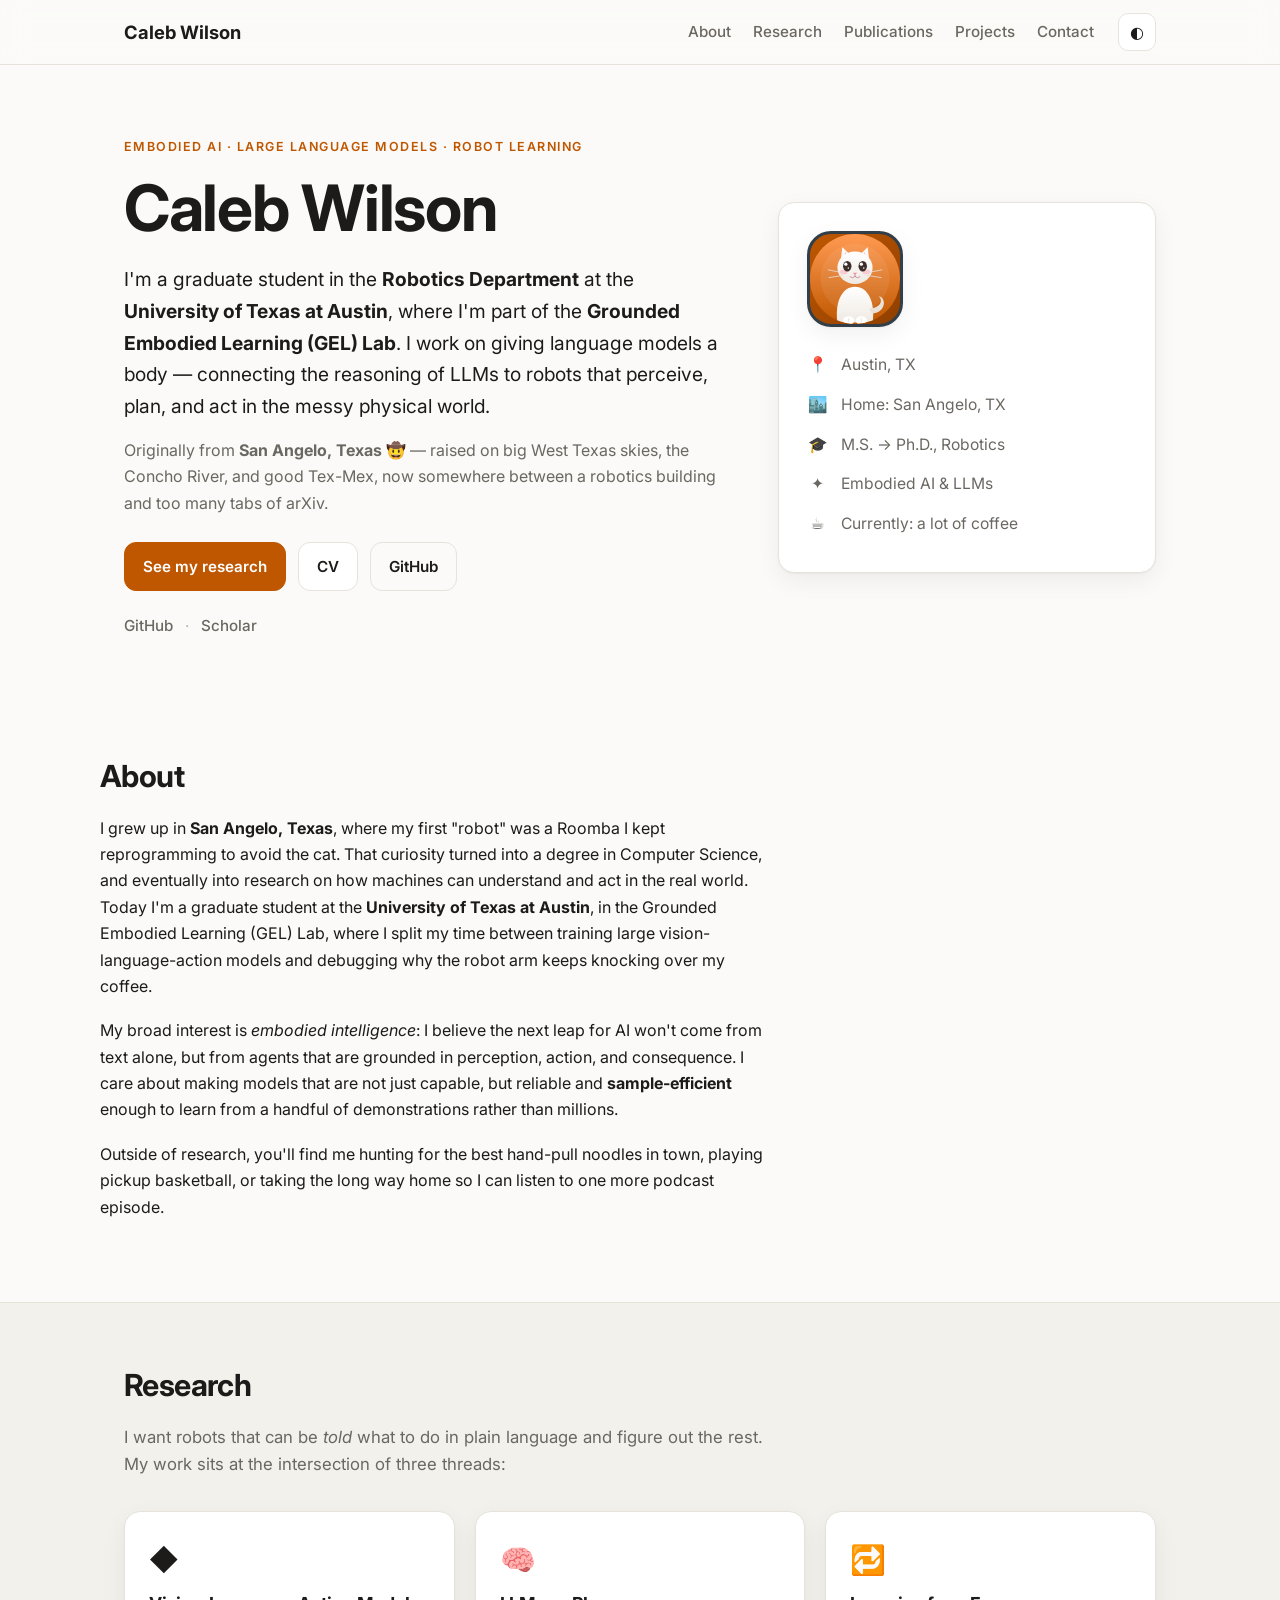
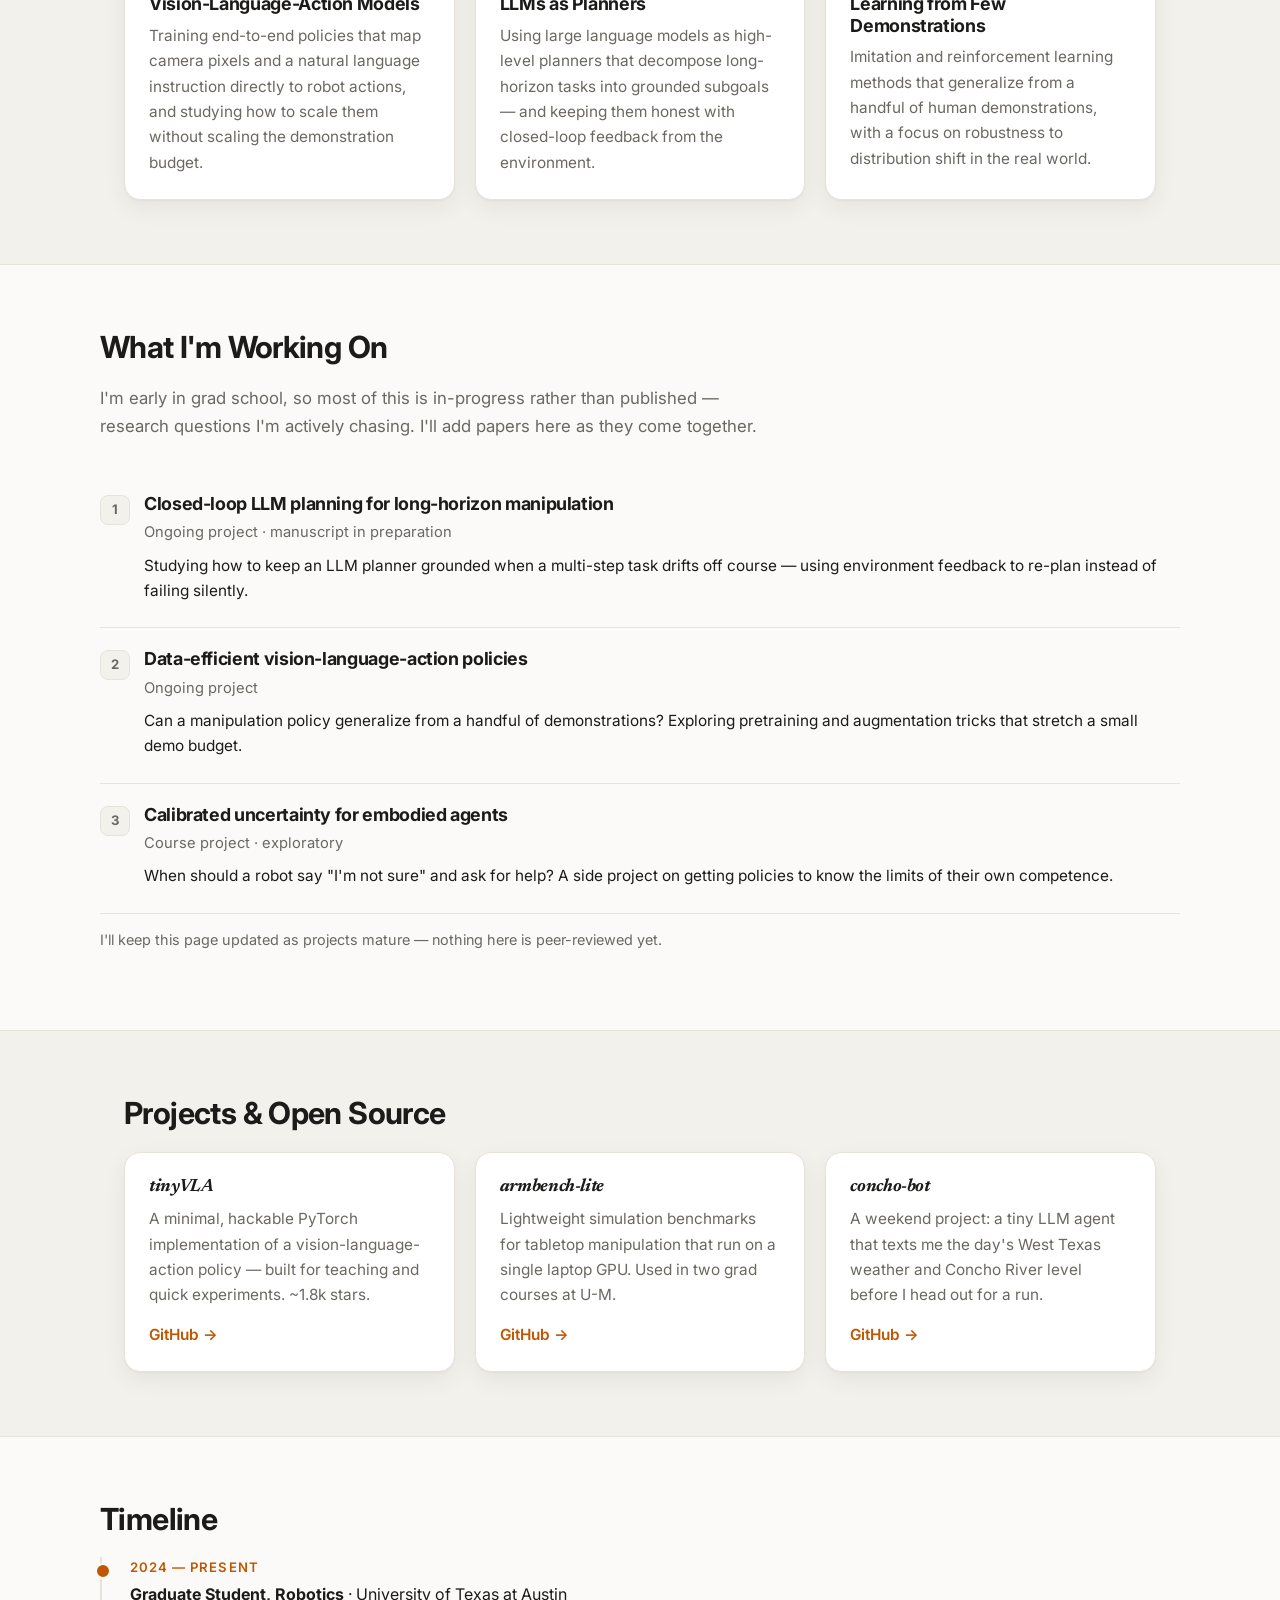
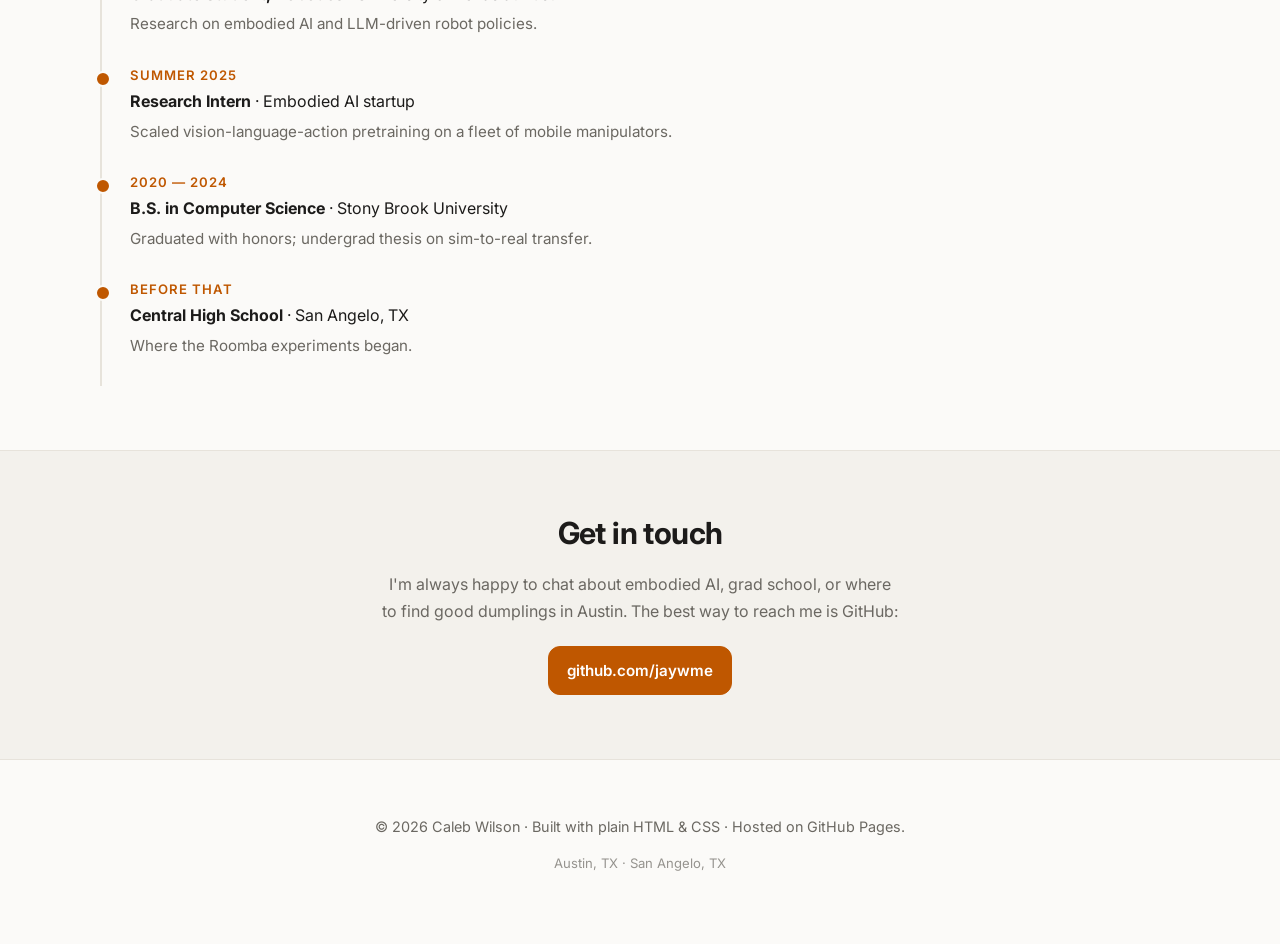
<file: index.html>
<!DOCTYPE html>
<html lang="en">
<head>
  <meta charset="UTF-8" />
  <meta name="viewport" content="width=device-width, initial-scale=1.0" />
  <title>Caleb Wilson — Embodied AI &amp; LLM Researcher</title>
  <meta name="description" content="Caleb Wilson — graduate student at the University of Texas at Austin working on embodied AI, large language models, and robot learning." />
  <meta name="author" content="Caleb Jay Wilson" />
  <meta property="og:title" content="Caleb Wilson — Embodied AI &amp; LLM Researcher" />
  <meta property="og:description" content="Graduate student at the University of Texas at Austin working on embodied AI and large language models." />
  <meta property="og:type" content="website" />
  <meta property="og:image" content="assets/avatar.svg" />
  <link rel="preconnect" href="https://fonts.googleapis.com" />
  <link rel="preconnect" href="https://fonts.gstatic.com" crossorigin />
  <link href="https://fonts.googleapis.com/css2?family=Inter:wght@400;500;600;700&family=Newsreader:ital,opsz@0,6..72;1,6..72&display=swap" rel="stylesheet" />
  <link rel="stylesheet" href="assets/style.css" />
  <link rel="icon" href="data:image/svg+xml,<svg xmlns=%22http://www.w3.org/2000/svg%22 viewBox=%220 0 100 100%22><rect width=%22100%22 height=%22100%22 rx=%2222%22 fill=%22%23bf5700%22/><text x=%2250%22 y=%2268%22 font-size=%2250%22 text-anchor=%22middle%22 fill=%22%23ffffff%22 font-family=%22sans-serif%22 font-weight=%22bold%22>CW</text></svg>" />
</head>
<body>
  <header class="nav">
    <div class="wrap nav-inner">
      <a href="#top" class="brand">Caleb&nbsp;Wilson</a>
      <nav class="nav-links">
        <a href="#about">About</a>
        <a href="#research">Research</a>
        <a href="#publications">Publications</a>
        <a href="#projects">Projects</a>
        <a href="#contact">Contact</a>
      </nav>
      <button id="theme-toggle" class="theme-toggle" aria-label="Toggle theme">◐</button>
    </div>
  </header>

  <main id="top">
    <section class="hero wrap">
      <div class="hero-text">
        <p class="eyebrow">Embodied AI · Large Language Models · Robot Learning</p>
        <h1>Caleb&nbsp;Wilson</h1>
        <p class="lede">
          I'm a graduate student in the
          <strong>Robotics Department</strong> at the
          <strong>University of Texas at Austin</strong>, where I'm part of
          the <strong>Grounded Embodied Learning (GEL) Lab</strong>. I work on giving
          language models a body — connecting the reasoning of LLMs to robots
          that perceive, plan, and act in the messy physical world.
        </p>
        <p class="sub">
          Originally from <strong>San Angelo, Texas</strong> 🤠 — raised on big
          West Texas skies, the Concho River, and good Tex-Mex, now somewhere
          between a robotics building and too many tabs of arXiv.
        </p>
        <div class="cta-row">
          <a class="btn primary" href="#research">See my research</a>
          <a class="btn" href="assets/jay_y_cv.html" target="_blank" rel="noopener">CV</a>
          <a class="btn ghost" href="https://github.com/jaywme" target="_blank" rel="noopener">GitHub</a>
        </div>
        <div class="social">
          <a href="https://github.com/jaywme" target="_blank" rel="noopener">GitHub</a>
          <span>·</span>
          <a href="https://scholar.google.com" target="_blank" rel="noopener">Scholar</a>
        </div>
      </div>
      <div class="hero-card">
        <div class="avatar"><img src="assets/avatar.svg" alt="Caleb Wilson's avatar — a cat illustration" /></div>
        <ul class="facts">
          <li><span>📍</span> Austin, TX</li>
          <li><span>🏙️</span> Home: San Angelo, TX</li>
          <li><span>🎓</span> M.S. → Ph.D., Robotics</li>
          <li><span>✦</span> Embodied AI &amp; LLMs</li>
          <li><span>☕</span> Currently: a lot of coffee</li>
        </ul>
      </div>
    </section>

    <section id="about" class="wrap section">
      <h2>About</h2>
      <div class="prose">
        <p>
          I grew up in <strong>San Angelo, Texas</strong>, where my first
          "robot" was a Roomba I kept reprogramming to avoid the cat. That
          curiosity turned into a degree in Computer Science, and eventually
          into research on how machines can understand and act in the real
          world. Today I'm a graduate student at the
          <strong>University of Texas at Austin</strong>, in the Grounded Embodied
          Learning (GEL) Lab, where I split my time between training large
          vision-language-action models and debugging why the robot arm keeps
          knocking over my coffee.
        </p>
        <p>
          My broad interest is <em>embodied intelligence</em>: I believe the
          next leap for AI won't come from text alone, but from agents that are
          grounded in perception, action, and consequence. I care about making
          models that are not just capable, but reliable and
          <strong>sample-efficient</strong> enough to learn from a handful of
          demonstrations rather than millions.
        </p>
        <p>
          Outside of research, you'll find me hunting for the best hand-pull
          noodles in town, playing pickup basketball, or taking the long way
          home so I can listen to one more podcast episode.
        </p>
      </div>
    </section>

    <section id="research" class="section alt">
      <div class="wrap">
        <h2>Research</h2>
        <p class="section-lede">
          I want robots that can be <em>told</em> what to do in plain language
          and figure out the rest. My work sits at the intersection of three
          threads:
        </p>
        <div class="cards">
          <article class="card">
            <div class="card-icon">◆</div>
            <h3>Vision-Language-Action Models</h3>
            <p>
              Training end-to-end policies that map camera pixels and a natural
              language instruction directly to robot actions, and studying how
              to scale them without scaling the demonstration budget.
            </p>
          </article>
          <article class="card">
            <div class="card-icon">🧠</div>
            <h3>LLMs as Planners</h3>
            <p>
              Using large language models as high-level planners that decompose
              long-horizon tasks into grounded subgoals — and keeping them
              honest with closed-loop feedback from the environment.
            </p>
          </article>
          <article class="card">
            <div class="card-icon">🔁</div>
            <h3>Learning from Few Demonstrations</h3>
            <p>
              Imitation and reinforcement learning methods that generalize from
              a handful of human demonstrations, with a focus on robustness to
              distribution shift in the real world.
            </p>
          </article>
        </div>
      </div>
    </section>

    <section id="publications" class="wrap section">
      <h2>What I'm Working On</h2>
      <p class="section-lede">
        I'm early in grad school, so most of this is in-progress rather than
        published — research questions I'm actively chasing. I'll add papers
        here as they come together.
      </p>
      <ol class="pubs">
        <li>
          <h3>Closed-loop LLM planning for long-horizon manipulation</h3>
          <p class="venue">Ongoing project · manuscript in preparation</p>
          <p class="authors">Studying how to keep an LLM planner grounded when a multi-step task drifts off course — using environment feedback to re-plan instead of failing silently.</p>
        </li>
        <li>
          <h3>Data-efficient vision-language-action policies</h3>
          <p class="venue">Ongoing project</p>
          <p class="authors">Can a manipulation policy generalize from a handful of demonstrations? Exploring pretraining and augmentation tricks that stretch a small demo budget.</p>
        </li>
        <li>
          <h3>Calibrated uncertainty for embodied agents</h3>
          <p class="venue">Course project · exploratory</p>
          <p class="authors">When should a robot say "I'm not sure" and ask for help? A side project on getting policies to know the limits of their own competence.</p>
        </li>
      </ol>
      <p class="note">I'll keep this page updated as projects mature — nothing here is peer-reviewed yet.</p>
    </section>

    <section id="projects" class="section alt">
      <div class="wrap">
        <h2>Projects &amp; Open Source</h2>
        <div class="cards">
          <article class="card project">
            <h3>tinyVLA</h3>
            <p>
              A minimal, hackable PyTorch implementation of a vision-language-action
              policy — built for teaching and quick experiments. ~1.8k stars.
            </p>
            <p class="links"><a href="https://github.com/jaywme" target="_blank" rel="noopener">GitHub →</a></p>
          </article>
          <article class="card project">
            <h3>armbench-lite</h3>
            <p>
              Lightweight simulation benchmarks for tabletop manipulation that
              run on a single laptop GPU. Used in two grad courses at U-M.
            </p>
            <p class="links"><a href="https://github.com/jaywme" target="_blank" rel="noopener">GitHub →</a></p>
          </article>
          <article class="card project">
            <h3>concho-bot</h3>
            <p>
              A weekend project: a tiny LLM agent that texts me the day's West
              Texas weather and Concho River level before I head out for a run.
            </p>
            <p class="links"><a href="https://github.com/jaywme" target="_blank" rel="noopener">GitHub →</a></p>
          </article>
        </div>
      </div>
    </section>

    <section class="wrap section">
      <h2>Timeline</h2>
      <ul class="timeline">
        <li>
          <span class="when">2024 — present</span>
          <div>
            <strong>Graduate Student, Robotics</strong> · University of Texas at Austin
            <p>Research on embodied AI and LLM-driven robot policies.</p>
          </div>
        </li>
        <li>
          <span class="when">Summer 2025</span>
          <div>
            <strong>Research Intern</strong> · Embodied AI startup
            <p>Scaled vision-language-action pretraining on a fleet of mobile manipulators.</p>
          </div>
        </li>
        <li>
          <span class="when">2020 — 2024</span>
          <div>
            <strong>B.S. in Computer Science</strong> · Stony Brook University
            <p>Graduated with honors; undergrad thesis on sim-to-real transfer.</p>
          </div>
        </li>
        <li>
          <span class="when">Before that</span>
          <div>
            <strong>Central High School</strong> · San Angelo, TX
            <p>Where the Roomba experiments began.</p>
          </div>
        </li>
      </ul>
    </section>

    <section id="contact" class="section alt">
      <div class="wrap contact">
        <h2>Get in touch</h2>
        <p>
          I'm always happy to chat about embodied AI, grad school, or where to
          find good dumplings in Austin. The best way to reach me is GitHub:
        </p>
        <div class="contact-row">
          <a class="btn primary" href="https://github.com/jaywme" target="_blank" rel="noopener">github.com/jaywme</a>
        </div>
      </div>
    </section>
  </main>

  <footer class="wrap footer">
    <p>© <span id="year"></span> Caleb Wilson · Built with plain HTML &amp; CSS · Hosted on GitHub Pages.</p>
    <p class="tiny">Austin, TX · San Angelo, TX</p>
  </footer>

  <script src="assets/main.js"></script>
</body>
</html>
</file>
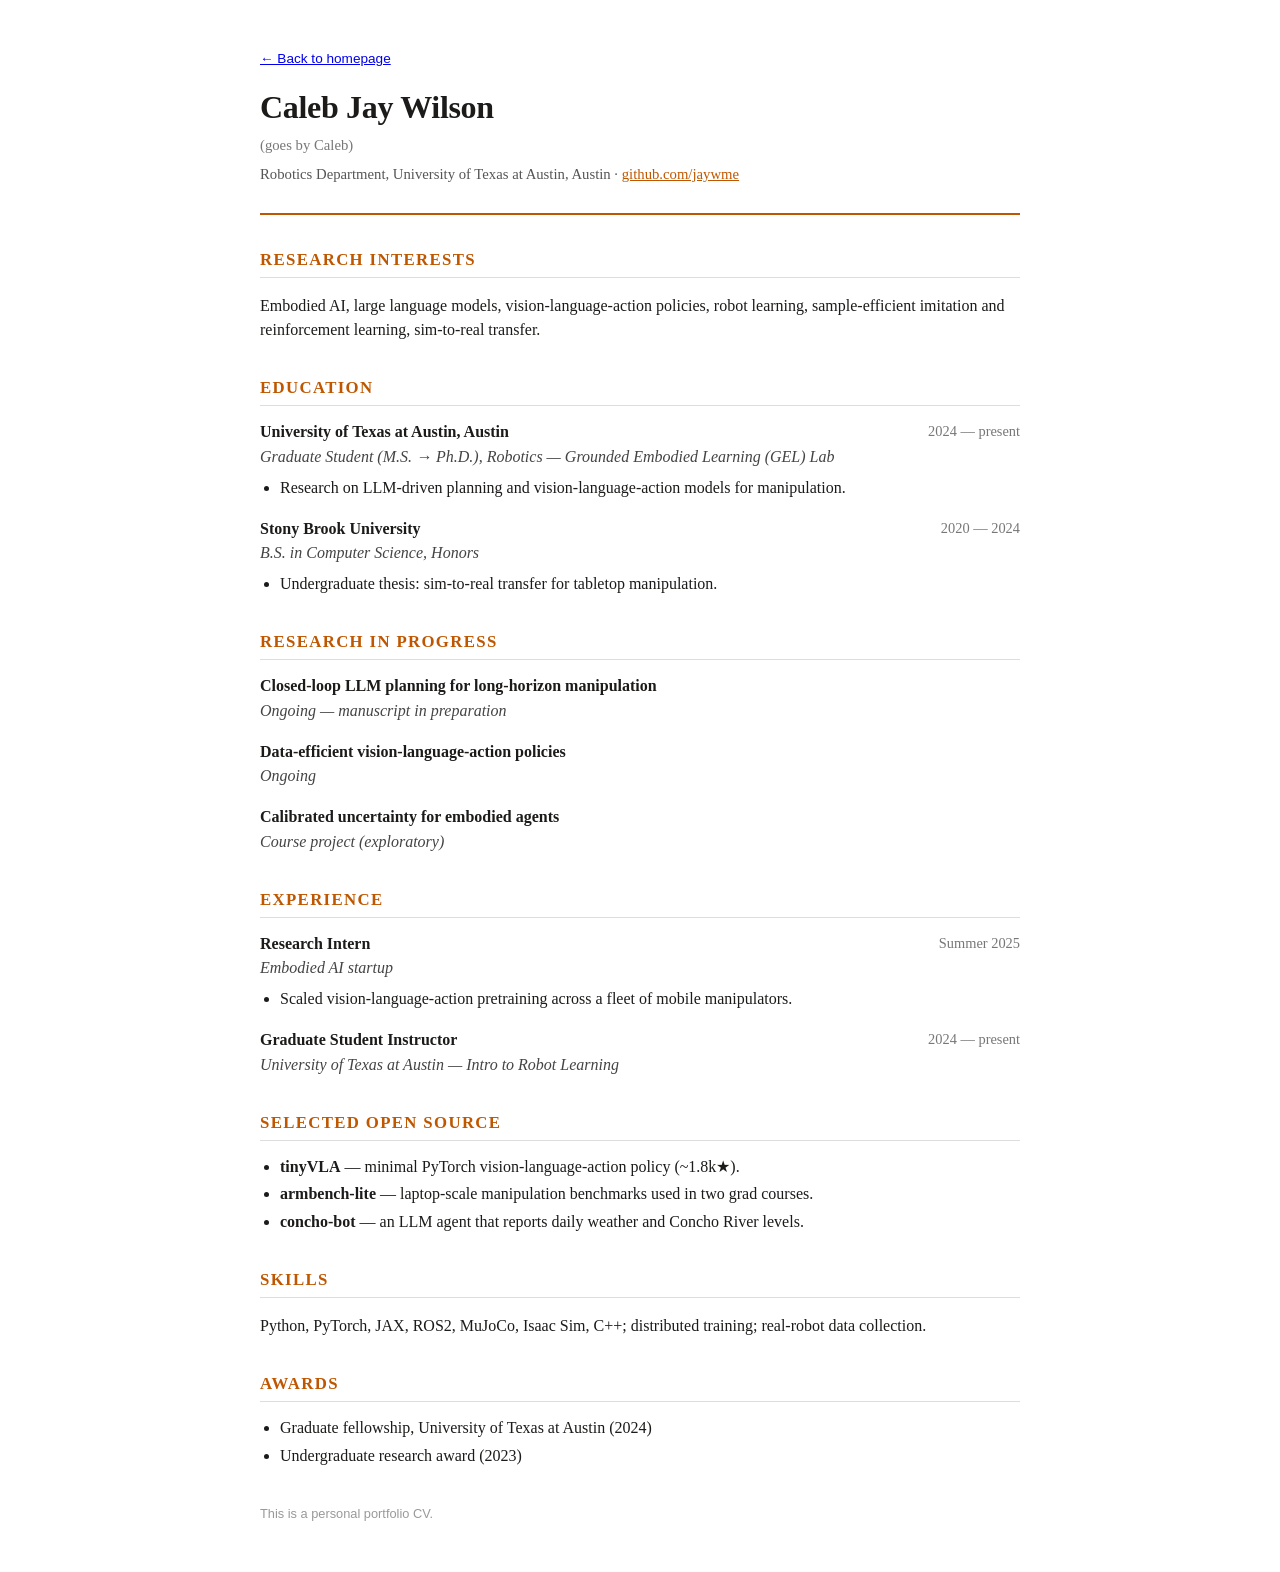
<file: assets/jay_y_cv.html>
<!DOCTYPE html>
<html lang="en">
<head>
  <meta charset="UTF-8" />
  <meta name="viewport" content="width=device-width, initial-scale=1.0" />
  <title>Caleb Jay Wilson — Curriculum Vitae</title>
  <style>
    body { max-width: 760px; margin: 48px auto; padding: 0 24px; font-family: Georgia, "Times New Roman", serif; color: #1c1b1a; line-height: 1.55; }
    header { border-bottom: 2px solid #bf5700; padding-bottom: 12px; margin-bottom: 24px; }
    h1 { margin: 0; font-size: 2rem; letter-spacing: -.01em; }
    .contact { color: #555; font-size: .92rem; margin-top: 6px; }
    .contact a { color: #bf5700; }
    h2 { font-size: 1.05rem; text-transform: uppercase; letter-spacing: .08em; color: #bf5700; border-bottom: 1px solid #ddd; padding-bottom: 4px; margin-top: 32px; }
    .entry { margin-bottom: 16px; }
    .entry .row { display: flex; justify-content: space-between; gap: 12px; }
    .entry .title { font-weight: bold; }
    .entry .date { color: #777; white-space: nowrap; font-size: .9rem; }
    .entry .org { font-style: italic; color: #444; }
    ul { margin: 6px 0 0; padding-left: 20px; }
    li { margin-bottom: 3px; }
    .back { font-family: sans-serif; font-size: .85rem; }
    @media print { .back { display: none; } body { margin: 0; } }
  </style>
</head>
<body>
  <p class="back"><a href="../index.html">← Back to homepage</a></p>
  <header>
    <h1>Caleb Jay Wilson</h1>
    <p style="margin:2px 0 0;color:#777;font-size:.92rem;">(goes by Caleb)</p>
    <p class="contact">
      Robotics Department, University of Texas at Austin, Austin ·
      <a href="https://github.com/jaywme">github.com/jaywme</a>
    </p>
  </header>

  <h2>Research Interests</h2>
  <p>Embodied AI, large language models, vision-language-action policies, robot
  learning, sample-efficient imitation and reinforcement learning, sim-to-real transfer.</p>

  <h2>Education</h2>
  <div class="entry">
    <div class="row"><span class="title">University of Texas at Austin, Austin</span><span class="date">2024 — present</span></div>
    <div class="org">Graduate Student (M.S. → Ph.D.), Robotics — Grounded Embodied Learning (GEL) Lab</div>
    <ul><li>Research on LLM-driven planning and vision-language-action models for manipulation.</li></ul>
  </div>
  <div class="entry">
    <div class="row"><span class="title">Stony Brook University</span><span class="date">2020 — 2024</span></div>
    <div class="org">B.S. in Computer Science, Honors</div>
    <ul><li>Undergraduate thesis: sim-to-real transfer for tabletop manipulation.</li></ul>
  </div>

  <h2>Research in Progress</h2>
  <div class="entry">
    <div class="title">Closed-loop LLM planning for long-horizon manipulation</div>
    <div class="org">Ongoing — manuscript in preparation</div>
  </div>
  <div class="entry">
    <div class="title">Data-efficient vision-language-action policies</div>
    <div class="org">Ongoing</div>
  </div>
  <div class="entry">
    <div class="title">Calibrated uncertainty for embodied agents</div>
    <div class="org">Course project (exploratory)</div>
  </div>

  <h2>Experience</h2>
  <div class="entry">
    <div class="row"><span class="title">Research Intern</span><span class="date">Summer 2025</span></div>
    <div class="org">Embodied AI startup</div>
    <ul><li>Scaled vision-language-action pretraining across a fleet of mobile manipulators.</li></ul>
  </div>
  <div class="entry">
    <div class="row"><span class="title">Graduate Student Instructor</span><span class="date">2024 — present</span></div>
    <div class="org">University of Texas at Austin — Intro to Robot Learning</div>
  </div>

  <h2>Selected Open Source</h2>
  <ul>
    <li><strong>tinyVLA</strong> — minimal PyTorch vision-language-action policy (~1.8k★).</li>
    <li><strong>armbench-lite</strong> — laptop-scale manipulation benchmarks used in two grad courses.</li>
    <li><strong>concho-bot</strong> — an LLM agent that reports daily weather and Concho River levels.</li>
  </ul>

  <h2>Skills</h2>
  <p>Python, PyTorch, JAX, ROS2, MuJoCo, Isaac Sim, C++; distributed training; real-robot data collection.</p>

  <h2>Awards</h2>
  <ul>
    <li>Graduate fellowship, University of Texas at Austin (2024)</li>
    <li>Undergraduate research award (2023)</li>
  </ul>

  <p style="color:#999;font-size:.8rem;margin-top:36px;font-family:sans-serif;">This is a personal portfolio CV.</p>
</body>
</html>
</file>
<file: assets/style.css>
:root {
  --bg: #fbfaf8;
  --surface: #ffffff;
  --surface-alt: #f3f1ec;
  --text: #1c1b1a;
  --muted: #6b6862;
  --accent: #bf5700;   /* UT Austin burnt orange */
  --accent-2: #333f48; /* UT charcoal */
  --border: #e7e3db;
  --shadow: 0 1px 2px rgba(0,0,0,.04), 0 8px 24px rgba(0,0,0,.06);
  --radius: 16px;
  --maxw: 1080px;
}

[data-theme="dark"] {
  --bg: #0f1115;
  --surface: #171a21;
  --surface-alt: #12141a;
  --text: #eceae6;
  --muted: #9a968e;
  --accent: #ff9a52;
  --accent-2: #333f48;
  --border: #262a33;
  --shadow: 0 1px 2px rgba(0,0,0,.3), 0 12px 32px rgba(0,0,0,.4);
}

* { box-sizing: border-box; }

html { scroll-behavior: smooth; }

body {
  margin: 0;
  font-family: "Inter", system-ui, -apple-system, sans-serif;
  color: var(--text);
  background: var(--bg);
  line-height: 1.65;
  -webkit-font-smoothing: antialiased;
}

.wrap { max-width: var(--maxw); margin: 0 auto; padding: 0 24px; }

a { color: var(--accent); text-decoration: none; }
a:hover { text-decoration: underline; }

h1, h2, h3 { line-height: 1.2; letter-spacing: -0.02em; }

/* ---------- Nav ---------- */
.nav {
  position: sticky; top: 0; z-index: 50;
  backdrop-filter: saturate(180%) blur(12px);
  background: color-mix(in srgb, var(--bg) 82%, transparent);
  border-bottom: 1px solid var(--border);
}
.nav-inner { display: flex; align-items: center; gap: 24px; height: 64px; }
.brand { font-weight: 700; font-size: 1.15rem; color: var(--text); }
.brand:hover { text-decoration: none; color: var(--accent); }
.nav-links { display: flex; gap: 22px; margin-left: auto; }
.nav-links a { color: var(--muted); font-size: .95rem; font-weight: 500; }
.nav-links a:hover { color: var(--text); text-decoration: none; }
.theme-toggle {
  background: var(--surface); border: 1px solid var(--border); color: var(--text);
  width: 38px; height: 38px; border-radius: 10px; cursor: pointer; font-size: 1rem;
}
.theme-toggle:hover { border-color: var(--accent); }

@media (max-width: 720px) { .nav-links { display: none; } }

/* ---------- Hero ---------- */
.hero {
  display: grid; grid-template-columns: 1.6fr 1fr; gap: 48px;
  padding: 72px 24px 56px; align-items: center;
}
.eyebrow {
  text-transform: uppercase; letter-spacing: .12em; font-size: .78rem;
  font-weight: 600; color: var(--accent); margin: 0 0 12px;
}
.hero h1 { font-size: clamp(2.6rem, 6vw, 4rem); margin: 0 0 18px; }
.lede { font-size: 1.2rem; margin: 0 0 14px; }
.sub { color: var(--muted); margin: 0 0 26px; }
.cta-row { display: flex; flex-wrap: wrap; gap: 12px; margin-bottom: 22px; }

.btn {
  display: inline-flex; align-items: center; gap: 8px;
  padding: 11px 18px; border-radius: 12px; font-weight: 600; font-size: .95rem;
  border: 1px solid var(--border); background: var(--surface); color: var(--text);
  transition: transform .12s ease, box-shadow .12s ease, border-color .12s ease;
}
.btn:hover { text-decoration: none; transform: translateY(-1px); box-shadow: var(--shadow); }
.btn.primary { background: var(--accent); color: #fff; border-color: var(--accent); }
[data-theme="dark"] .btn.primary { color: #0f1115; }
.btn.ghost { background: transparent; }

.social { color: var(--muted); font-size: .95rem; }
.social a { color: var(--muted); font-weight: 500; }
.social a:hover { color: var(--accent); }
.social span { margin: 0 8px; opacity: .5; }

.hero-card {
  background: var(--surface); border: 1px solid var(--border);
  border-radius: var(--radius); padding: 28px; box-shadow: var(--shadow);
}
.avatar {
  width: 96px; height: 96px; border-radius: 24px; margin-bottom: 18px;
  overflow: hidden; border: 3px solid var(--accent-2); box-shadow: var(--shadow);
  background: linear-gradient(135deg, var(--accent), #8f3f00);
}
.avatar img {
  width: 100%; height: 100%; object-fit: cover; display: block;
  border-radius: 21px; /* inherit minus border so WebKit clips corners */
}
.facts { list-style: none; margin: 0; padding: 0; }
.facts li { display: flex; gap: 12px; align-items: center; padding: 7px 0; color: var(--muted); font-size: .98rem; }
.facts li span { width: 22px; text-align: center; }

@media (max-width: 860px) { .hero { grid-template-columns: 1fr; } }

/* ---------- Sections ---------- */
.section { padding: 64px 0; }
.section.alt { background: var(--surface-alt); border-top: 1px solid var(--border); border-bottom: 1px solid var(--border); }
.section h2, .wrap.section h2 { font-size: 1.9rem; margin: 0 0 20px; }
.section-lede { color: var(--muted); max-width: 60ch; margin: 0 0 32px; font-size: 1.05rem; }
.prose p { max-width: 68ch; margin: 0 0 18px; }
.prose strong { color: var(--text); }
.note { color: var(--muted); font-size: .9rem; }

/* ---------- Cards ---------- */
.cards { display: grid; grid-template-columns: repeat(3, 1fr); gap: 20px; }
.card {
  background: var(--surface); border: 1px solid var(--border);
  border-radius: var(--radius); padding: 24px; box-shadow: var(--shadow);
  transition: transform .15s ease;
}
.card:hover { transform: translateY(-3px); }
.card-icon { font-size: 1.8rem; margin-bottom: 10px; }
.card h3 { font-size: 1.12rem; margin: 0 0 8px; }
.card p { color: var(--muted); font-size: .96rem; margin: 0; }
.card.project h3 { font-family: "Newsreader", Georgia, serif; font-style: italic; }
.card .links { margin-top: 14px; }
.card .links a { font-weight: 600; }

@media (max-width: 820px) { .cards { grid-template-columns: 1fr; } }

/* ---------- Publications ---------- */
.pubs { list-style: none; counter-reset: pub; margin: 0; padding: 0; }
.pubs li {
  position: relative; padding: 20px 0 20px 44px; border-bottom: 1px solid var(--border);
}
.pubs li::before {
  counter-increment: pub; content: counter(pub);
  position: absolute; left: 0; top: 22px; width: 28px; height: 28px;
  display: grid; place-items: center; border-radius: 8px;
  background: var(--surface-alt); border: 1px solid var(--border);
  font-size: .82rem; font-weight: 700; color: var(--muted);
}
.pubs h3 { font-size: 1.12rem; margin: 0 0 6px; }
.authors { margin: 0 0 4px; font-size: .96rem; }
.venue { margin: 0 0 8px; color: var(--muted); font-size: .92rem; }
.links { margin: 0; font-size: .9rem; }
.tag {
  display: inline-block; background: var(--accent-2); color: #1c1b1a;
  padding: 1px 8px; border-radius: 999px; font-size: .76rem; font-weight: 700;
}

/* ---------- Timeline ---------- */
.timeline { list-style: none; margin: 0; padding: 0; border-left: 2px solid var(--border); }
.timeline li { position: relative; padding: 0 0 28px 28px; }
.timeline li::before {
  content: ""; position: absolute; left: -7px; top: 6px; width: 12px; height: 12px;
  border-radius: 50%; background: var(--accent); border: 2px solid var(--bg);
}
.timeline .when { display: block; font-size: .82rem; text-transform: uppercase; letter-spacing: .08em; color: var(--accent); font-weight: 600; margin-bottom: 2px; }
.timeline p { margin: 4px 0 0; color: var(--muted); font-size: .95rem; }

/* ---------- Contact / Footer ---------- */
.contact { text-align: center; }
.contact p { max-width: 52ch; margin: 0 auto 22px; color: var(--muted); }
.contact-row { display: flex; gap: 12px; justify-content: center; flex-wrap: wrap; }
.footer { text-align: center; padding: 40px 24px 56px; color: var(--muted); font-size: .9rem; }
.footer .tiny { font-size: .82rem; opacity: .7; margin-top: 4px; }
</file>
